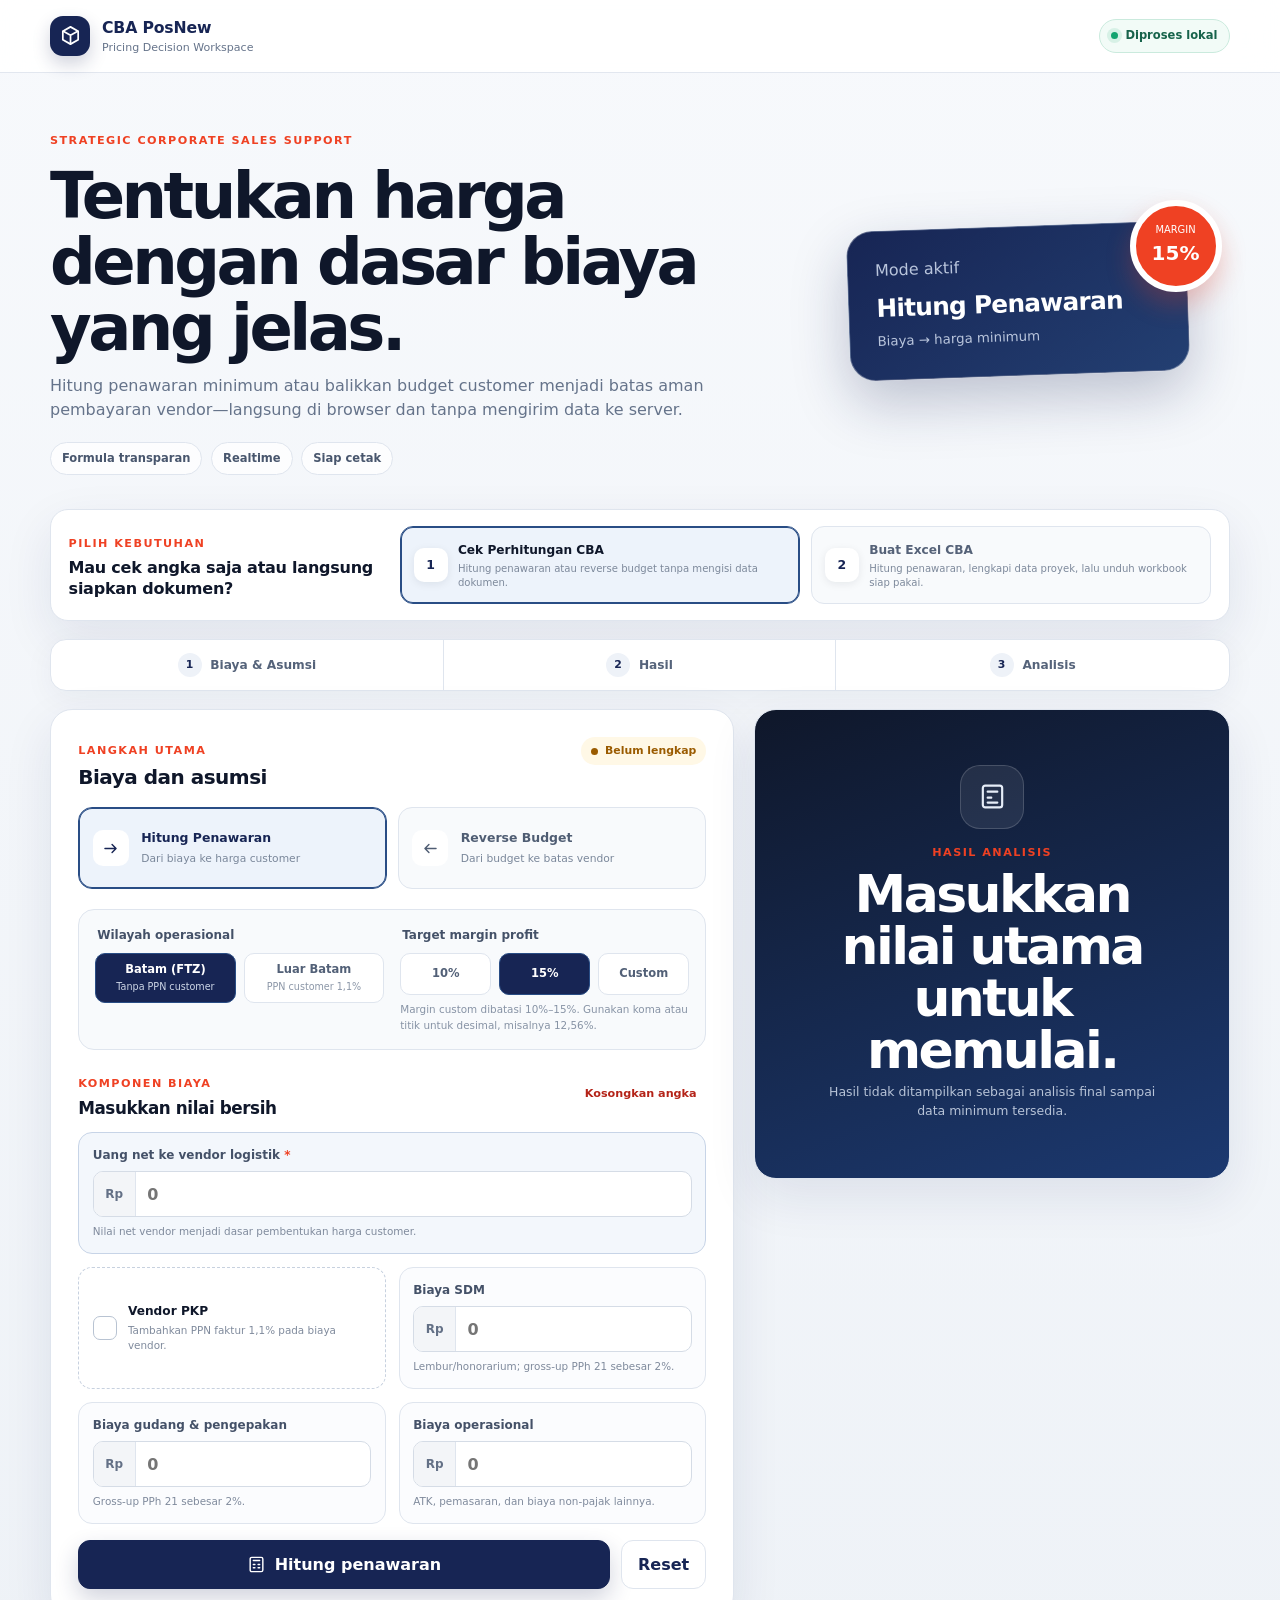
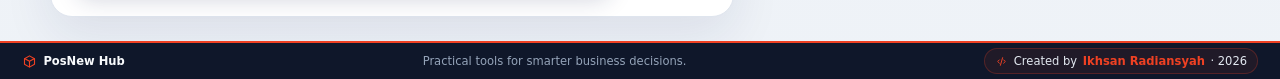
<file: index.html>
<!doctype html>
<html lang="id">
<head>
  <meta charset="utf-8">
  <meta name="viewport" content="width=device-width, initial-scale=1, viewport-fit=cover">
  <meta name="theme-color" content="#172554">
  <meta name="description" content="Hitung penawaran minimum dan reverse budget layanan logistik dengan rincian biaya, margin, pajak, overhead, dan cost of fund secara transparan.">
  <meta name="robots" content="index,follow">
  <link rel="canonical" href="https://cba.posnew.com/">
  <meta property="og:type" content="website">
  <meta property="og:title" content="CBA PosNew – Pricing Calculator">
  <meta property="og:description" content="Kalkulator pricing dua arah untuk menghitung penawaran minimum dan batas maksimal pembayaran vendor.">
  <meta property="og:url" content="https://cba.posnew.com/">
  <meta property="og:image" content="https://cba.posnew.com/favicon-calculatorcba.png">
  <meta name="twitter:card" content="summary">
  <meta name="twitter:title" content="CBA PosNew – Pricing Calculator">
  <meta name="twitter:description" content="Pricing calculator layanan logistik berbasis browser.">
  <title>CBA PosNew – Pricing Calculator</title>
  <link rel="icon" href="favicon-calculatorcba.png" type="image/png">
  <link rel="apple-touch-icon" href="favicon-calculatorcba.png">
  <link rel="manifest" href="site.webmanifest">
  <link rel="stylesheet" href="assets/css/app.css?v=20260918-5">
  <script type="application/ld+json">
  {
    "@context":"https://schema.org",
    "@type":"SoftwareApplication",
    "name":"CBA PosNew Pricing Calculator",
    "applicationCategory":"BusinessApplication",
    "operatingSystem":"Web",
    "url":"https://cba.posnew.com/",
    "description":"Kalkulator pricing dua arah untuk penawaran minimum dan reverse budget layanan logistik.",
    "offers":{"@type":"Offer","price":"0","priceCurrency":"IDR"}
  }
  </script>
</head>
<body>
  <a class="skip-link" href="#workspace">Lewati ke kalkulator</a>

  <header class="app-header">
    <div class="header-inner">
      <a class="brand" href="https://posnew.com/" aria-label="Buka PosNew Hub">
        <span class="brand-mark" aria-hidden="true">
          <svg viewBox="0 0 24 24"><path d="M4 7.5 12 3l8 4.5v9L12 21l-8-4.5v-9Z"/><path d="m4.5 7.5 7.5 4.2 7.5-4.2M12 12v8.2"/></svg>
        </span>
        <span><strong>CBA PosNew</strong><small>Pricing Decision Workspace</small></span>
      </a>
      <div class="header-actions">
        <span class="privacy-pill"><span class="status-dot"></span>Diproses lokal</span>
      </div>
    </div>
  </header>

  <main>
    <section class="hero" aria-labelledby="pageTitle">
      <div class="hero-copy">
        <span class="eyebrow">Strategic Corporate Sales Support</span>
        <h1 id="pageTitle">Tentukan harga dengan dasar biaya yang jelas.</h1>
        <p>Hitung penawaran minimum atau balikkan budget customer menjadi batas aman pembayaran vendor—langsung di browser dan tanpa mengirim data ke server.</p>
        <div class="hero-badges" aria-label="Keunggulan aplikasi">
          <span>Formula transparan</span><span>Realtime</span><span>Siap cetak</span>
        </div>
      </div>
      <div class="hero-summary" aria-label="Ringkasan formula">
        <div class="summary-orbit"><span>Margin</span><strong id="heroMargin">15%</strong></div>
        <div class="hero-card">
          <span>Mode aktif</span>
          <strong id="heroMode">Hitung Penawaran</strong>
          <small id="heroModeHint">Biaya → harga minimum</small>
        </div>
      </div>
    </section>

    <section class="workflow-picker" aria-labelledby="workflowTitle">
      <div class="workflow-heading">
        <span class="section-kicker">Pilih kebutuhan</span>
        <h2 id="workflowTitle">Mau cek angka saja atau langsung siapkan dokumen?</h2>
      </div>
      <div class="workflow-options" role="tablist" aria-label="Pilihan alur kerja">
        <button id="workflowCalculate" class="workflow-card active" type="button" role="tab" aria-selected="true" data-workflow="calculate">
          <span class="workflow-number">1</span>
          <span><strong>Cek Perhitungan CBA</strong><small>Hitung penawaran atau reverse budget tanpa mengisi data dokumen.</small></span>
        </button>
        <button id="workflowExcel" class="workflow-card" type="button" role="tab" aria-selected="false" data-workflow="excel">
          <span class="workflow-number">2</span>
          <span><strong>Buat Excel CBA</strong><small>Hitung penawaran, lengkapi data proyek, lalu unduh workbook siap pakai.</small></span>
        </button>
      </div>
    </section>

    <nav class="step-nav" aria-label="Navigasi bagian">
      <a href="#inputs"><span>1</span>Biaya & Asumsi</a>
      <a href="#resultsPanel"><span>2</span>Hasil</a>
      <a id="excelNavLink" href="#excelDetails" hidden><span>3</span>Data Excel</a>
      <a href="#analysis"><span id="analysisStepNumber">3</span>Analisis</a>
    </nav>

    <section id="workspace" class="workspace" aria-label="Workspace kalkulator">
      <div class="input-column">
        <section id="inputs" class="panel">
          <div class="panel-heading">
            <div><span class="section-kicker">Langkah utama</span><h2>Biaya dan asumsi</h2></div>
            <span id="calcStatus" class="calc-status incomplete"><span></span>Belum lengkap</span>
          </div>

          <div class="mode-switch" role="tablist" aria-label="Mode kalkulasi">
            <button id="tabMaju" class="mode-button active" type="button" role="tab" aria-selected="true" data-mode="maju">
              <span class="mode-icon"><svg viewBox="0 0 24 24"><path d="M5 12h14M14 7l5 5-5 5"/></svg></span>
              <span><strong>Hitung Penawaran</strong><small>Dari biaya ke harga customer</small></span>
            </button>
            <button id="tabMundur" class="mode-button" type="button" role="tab" aria-selected="false" data-mode="mundur">
              <span class="mode-icon"><svg viewBox="0 0 24 24"><path d="M19 12H5M10 7l-5 5 5 5"/></svg></span>
              <span><strong>Reverse Budget</strong><small>Dari budget ke batas vendor</small></span>
            </button>
          </div>
          <p id="excelModeNote" class="excel-mode-note" hidden>Workbook CBA menggunakan alur <strong>Hitung Penawaran</strong>. Reverse Budget tetap tersedia pada menu cek perhitungan.</p>

          <div class="assumption-grid">
            <fieldset class="choice-group">
              <legend>Wilayah operasional</legend>
              <div class="segmented">
                <label><input type="radio" name="area" value="ftz" checked><span>Batam (FTZ)<small>Tanpa PPN customer</small></span></label>
                <label><input type="radio" name="area" value="nonftz"><span>Luar Batam<small>PPN customer 1,1%</small></span></label>
              </div>
            </fieldset>
            <fieldset class="choice-group">
              <legend>Target margin profit</legend>
              <div class="margin-options">
                <label><input type="radio" name="margin" value="0.10"><span>10%</span></label>
                <label><input type="radio" name="margin" value="0.15" checked><span>15%</span></label>
                <label><input type="radio" name="margin" value="custom"><span>Custom</span></label>
              </div>
              <div id="customMarginWrap" class="custom-margin" hidden><input id="customMargin" type="text" value="12,5" inputmode="decimal" autocomplete="off" aria-label="Margin custom" aria-describedby="customMarginHelp"><span>%</span></div>
              <div id="customMarginSliderWrap" class="margin-slider" hidden>
                <label for="customMarginSlider">Geser margin <output id="customMarginValue" for="customMarginSlider">12,5%</output></label>
                <input id="customMarginSlider" type="range" min="10" max="15" step="0.01" value="12.5">
              </div>
              <small id="customMarginHelp" class="helper">Margin custom dibatasi 10%–15%. Gunakan koma atau titik untuk desimal, misalnya 12,56%.</small>
            </fieldset>
          </div>

          <div class="cost-section">
            <div class="section-row"><div><span class="section-kicker">Komponen biaya</span><h3>Masukkan nilai bersih</h3></div><button id="clearValuesBtn" class="text-button danger" type="button">Kosongkan angka</button></div>

            <div class="cost-grid">
              <label class="money-field featured">
                <span id="mainInputLabel">Uang net ke vendor logistik <b>*</b></span>
                <span class="money-input"><span>Rp</span><input id="netVendor" type="text" inputmode="numeric" autocomplete="off" placeholder="0" aria-describedby="mainInputHelp mainInputError"></span>
                <small id="mainInputHelp">Nilai utama yang menjadi dasar kalkulasi.</small>
                <small id="mainInputError" class="field-error" hidden>Nilai utama wajib lebih dari Rp0.</small>
              </label>

              <label class="check-card">
                <input id="pkp" type="checkbox">
                <span class="check-ui" aria-hidden="true"><svg viewBox="0 0 24 24"><path d="m6 12 4 4 8-8"/></svg></span>
                <span><strong>Vendor PKP</strong><small>Tambahkan PPN faktur 1,1% pada biaya vendor.</small></span>
              </label>

              <label class="money-field">
                <span>Biaya SDM</span>
                <span class="money-input"><span>Rp</span><input id="netSDM" type="text" inputmode="numeric" autocomplete="off" placeholder="0"></span>
                <small>Lembur/honorarium; gross-up PPh 21 sebesar 2%.</small>
              </label>

              <label class="money-field">
                <span>Biaya gudang & pengepakan</span>
                <span class="money-input"><span>Rp</span><input id="netGudang" type="text" inputmode="numeric" autocomplete="off" placeholder="0"></span>
                <small>Gross-up PPh 21 sebesar 2%.</small>
              </label>

              <label class="money-field">
                <span>Biaya operasional</span>
                <span class="money-input"><span>Rp</span><input id="netOps" type="text" inputmode="numeric" autocomplete="off" placeholder="0"></span>
                <small>ATK, pemasaran, dan biaya non-pajak lainnya.</small>
              </label>
            </div>
          </div>

          <div class="primary-actions">
            <button id="calculateBtn" class="primary-button" type="button"><svg viewBox="0 0 24 24"><path d="M4 19V5a2 2 0 0 1 2-2h12a2 2 0 0 1 2 2v14a2 2 0 0 1-2 2H6a2 2 0 0 1-2-2Z"/><path d="M8 7h8M8 12h2M14 12h2M8 16h2M14 16h2"/></svg><span>Hitung penawaran</span></button>
            <button id="resetBtn" class="secondary-button" type="button">Reset</button>
          </div>
        </section>

        <section id="excelDetails" class="panel excel-details" hidden>
          <div class="panel-heading">
            <div><span class="section-kicker">Data workbook</span><h2>Lengkapi dokumen CBA</h2></div>
            <span id="excelCompletion" class="calc-status incomplete"><span></span>0% lengkap</span>
          </div>
          <p class="panel-intro excel-intro">Data berikut dipakai untuk mengisi sheet CBA2, Rekap CBA 1, RBL, RBL 2, dan SOW Shadow. Sheet Packing List tidak akan dibuat.</p>

          <div id="excelIntegrationNotice" class="excel-integration-notice" hidden>
            <div class="integration-notice-icon" aria-hidden="true">
              <svg viewBox="0 0 24 24"><path d="M22 11.08V12a10 10 0 1 1-5.93-9.14"/><path d="M22 4L12 14.01l-3-3"/></svg>
            </div>
            <div class="integration-notice-body">
              <div class="integration-notice-header">
                <strong>Data Biaya & Asumsi Terintegrasi</strong>
                <button id="editCalculationBtn" class="text-button" type="button">Ubah nilai biaya</button>
              </div>
              <div class="integration-notice-chips">
                <span class="integration-chip">Penawaran: <strong id="integratedOffer">Rp0</strong></span>
                <span class="integration-chip">Target Margin: <strong id="integratedMargin">0%</strong></span>
                <span class="integration-chip">Biaya Langsung: <strong id="integratedDirect">Rp0</strong></span>
              </div>
              <small id="integratedSourceNote" class="integration-notice-note">Nilai dari cek perhitungan otomatis sinkron dengan sheet CBA2 dan Rekap CBA 1.</small>
            </div>
          </div>

          <fieldset class="excel-fieldset">
            <legend>Identitas proyek</legend>
            <div class="field-grid two">
              <label class="field"><span>ID proyek <b>*</b></span><input id="projectId" type="text" maxlength="40" placeholder="Contoh: CB2940026023" data-excel-required></label>
              <label class="field"><span>Nama proyek <b>*</b></span><input id="projectName" type="text" maxlength="100" placeholder="Contoh: Pengiriman Barang Pindah Tangerang" data-excel-required></label>
              <label class="field"><span>Nama pelanggan <b>*</b></span><input id="customerName" type="text" maxlength="100" placeholder="Nama perusahaan / pelanggan" data-excel-required></label>
              <label class="field"><span>Jenis kiriman / komoditi <b>*</b></span><input id="commodity" type="text" maxlength="100" value="Barang Pindah" data-excel-required></label>
              <label class="field"><span>Jenis layanan <b>*</b></span><input id="serviceType" type="text" maxlength="80" value="FREIGHT FORWARDING" data-excel-required></label>
              <label class="field"><span>Alat transportasi <b>*</b></span><input id="transportMode" type="text" maxlength="60" value="Darat" data-excel-required></label>
              <label class="field"><span>Termin pembayaran <b>*</b></span><input id="paymentTerm" type="text" maxlength="100" value="Per SPK 30 Hari" data-excel-required></label>
              <label class="field"><span>Tanggal mulai <b>*</b></span><input id="startDate" type="date" data-excel-required></label>
              <label class="field"><span>Tanggal selesai <b>*</b></span><input id="endDate" type="date" data-excel-required></label>
              <label class="field"><span>Berat total (kg) <b>*</b></span><input id="shipmentWeight" type="number" min="0.01" step="0.01" inputmode="decimal" placeholder="0" data-excel-required></label>
              <label class="field"><span>Jumlah koli <b>*</b></span><input id="packageCount" type="number" min="1" step="1" inputmode="numeric" placeholder="0" data-excel-required></label>
            </div>
          </fieldset>

          <fieldset class="excel-fieldset">
            <legend>Rute dan PIC</legend>
            <div class="field-grid two">
              <label class="field"><span>Kota asal <b>*</b></span><input id="originCity" type="text" maxlength="80" value="Batam" data-excel-required></label>
              <label class="field"><span>Kota tujuan <b>*</b></span><input id="destinationCity" type="text" maxlength="80" placeholder="Contoh: Tangerang" data-excel-required></label>
              <label class="field span-two"><span>Alamat penjemputan <b>*</b></span><textarea id="originAddress" rows="2" maxlength="300" placeholder="Alamat lengkap origin" data-excel-required></textarea></label>
              <label class="field span-two"><span>Alamat tujuan <b>*</b></span><textarea id="destinationAddress" rows="2" maxlength="300" placeholder="Alamat lengkap destination" data-excel-required></textarea></label>
              <label class="field"><span>Nama PIC pelanggan <b>*</b></span><input id="customerPic" type="text" maxlength="80" placeholder="Nama PIC" data-excel-required></label>
              <label class="field"><span>No. telepon / HP <b>*</b></span><input id="customerPhone" type="tel" maxlength="40" placeholder="08..." data-excel-required></label>
              <label class="field"><span>Email <em>opsional</em></span><input id="customerEmail" type="email" maxlength="120" placeholder="nama@perusahaan.com"></label>
              <label class="field"><span>PIC internal / jabatan / CP <b>*</b></span><input id="internalPic" type="text" maxlength="120" value="RIKY JULIADI / AM PENJUALAN" data-excel-required></label>
              <label class="field span-two"><span>Alamat pelanggan <b>*</b></span><textarea id="customerAddress" rows="2" maxlength="300" placeholder="Alamat pelanggan" data-excel-required></textarea></label>
            </div>
          </fieldset>

          <fieldset class="excel-fieldset">
            <legend>Operasional dan vendor</legend>
            <div class="field-grid two">
              <label class="field"><span>Lokasi proyek <b>*</b></span><input id="projectLocation" type="text" maxlength="100" placeholder="Contoh: BATAM - TANGERANG" data-excel-required></label>
              <label class="field"><span>Pola operasi <b>*</b></span><input id="operationPattern" type="text" maxlength="80" value="Door to Door" data-excel-required></label>
              <label class="field"><span>Jenis kendaraan <b>*</b></span><input id="vehicleType" type="text" maxlength="60" value="CDD" data-excel-required></label>
              <label class="field"><span>Estimasi perjalanan <b>*</b></span><input id="estimatedTrip" type="text" maxlength="60" value="14 Hari" data-excel-required></label>
              <label class="field"><span>Jenis kargo <b>*</b></span><input id="cargoType" type="text" maxlength="100" value="General Cargo" data-excel-required></label>
              <label class="field"><span>Bentuk kiriman <b>*</b></span><input id="shipmentForm" type="text" maxlength="100" value="Kiriman Barang Pindahan" data-excel-required></label>
              <label class="field"><span>Tujuan proyek <b>*</b></span><input id="projectPurpose" type="text" maxlength="100" value="Barang Pindahan" data-excel-required></label>
              <label class="field"><span>Dimensi per koli <em>opsional</em></span><input id="packageDimensions" type="text" maxlength="80" placeholder="Contoh: P60 × L50 × T50 cm"></label>
              <fieldset class="choice-group vendor-choice span-two">
                <legend>Pilih vendor</legend>
                <div class="segmented">
                  <label><input type="radio" name="vendorChoice" value="emy" checked><span>CV Emy Rizky Jaya<small>Data legalitas terisi otomatis</small></span></label>
                  <label><input type="radio" name="vendorChoice" value="other"><span>Vendor lain<small>Isi nama, NIB, dan NPWP</small></span></label>
                </div>
              </fieldset>
              <label class="field"><span>Nama vendor <b>*</b></span><input id="vendorName" type="text" maxlength="100" value="CV EMY RIZKY JAYA" readonly data-excel-required></label>
              <label class="field"><span>NIB vendor <b>*</b></span><input id="vendorNib" type="text" maxlength="40" value="9120401921208" readonly></label>
              <label class="field"><span>NPWP vendor <b>*</b></span><input id="vendorNpwp" type="text" maxlength="40" value="92.813.868.4-215.000" readonly></label>
              <label class="field"><span>Frekuensi pelaksanaan <b>*</b></span><input id="executionFrequency" type="text" maxlength="80" value="Sekali dalam Masa Proyek" data-excel-required></label>
              <div class="field span-two">
                <div class="field-label-row">
                  <span>Penjelasan pola operasi <b>*</b></span>
                  <button id="resetNarrativeBtn" class="text-button" type="button">
                    <svg viewBox="0 0 24 24" aria-hidden="true"><path d="M4 4v5h.582m15.356 2A8.001 8.001 0 0 0 4.582 9m0 0H9m11 11v-5h-.581m0 0a8.003 8.003 0 0 1-15.357-2m15.357 2H15"/></svg>
                    Perbarui Narasi Otomatis
                  </button>
                </div>
                <textarea id="operationDescription" rows="7" maxlength="4000" placeholder="Jelaskan alur pickup, proses, perjalanan, dan serah terima." data-excel-required>Operasional pengiriman barang pindah Bapak Lukmanur ini dijalankan dengan skema Door-to-Door menggunakan moda transportasi darat dan penyeberangan (RoRo) dengan sistem multi-drop. Tahap awal dimulai dengan penjemputan (pickup) seluruh muatan di Rumah Bapak Lukmanur di Sukajadi Batam. Barang kemudian dimobilisasi menuju Kantor Pos Batam untuk melalui proses standarisasi keamanan, meliputi pembuatan packing bubble wrap dan wrapping plastic, wrapping menyeluruh, serta validasi final terhadap Packing List untuk memastikan kesesuaian data.

Fase krusial selanjutnya adalah penyelesaian administrasi kepabeanan (PPFTZ01) sesuai regulasi Free Trade Zone. Proses dimulai dengan input data manifest melalui sistem Ion Beta, yang dilanjutkan dengan sesi wawancara pemilik barang di Kantor Bea Cukai Batu Ampar. Setelah itu, dilakukan pemeriksaan fisik barang secara mendetail di Tempat Penimbunan Sementara (TPS) Pos Batam. Apabila hasil pemeriksaan fisik dan dokumen dinyatakan sesuai dalam Berita Acara, Bea Cukai akan menerbitkan Surat Persetujuan Pengeluaran Barang (SPPB). Sebagai langkah pengamanan terakhir di Batam, truk akan disegel (seal) dan ditempel stiker pengaman resmi oleh petugas Bea Cukai sebelum meninggalkan area TPS.

Pada tahap mobilisasi, armada bergerak menuju Pelabuhan Punggur. Di lokasi ini, segel dan stiker pengaman akan dilepas oleh petugas Bea Cukai setempat sebagai prosedur standar sebelum truk menyeberang menuju Pelabuhan Tanjung Buton. Perjalanan darat kemudian dilanjutkan menuju Tangerang. Setibanya di Tangerang, kiriman dilakukan pengantaran dan bongkar kiriman di rumah Bapak Lukmanur Jl. Merak Raya No 173 RT 02 RW 012 Kel. Cibodasari Kecamatan Cibodas, Perumnas 1, Kota Tangerang. 15138</textarea>
                <small class="helper">Narasi standar terisi otomatis dan sinkron dengan nama pelanggan, alamat jemput, dan alamat tujuan.</small>
              </div>

              <div class="field span-two diagram-section">
                <div class="diagram-header">
                  <div>
                    <span class="diagram-title">Gambar Pola Operasi (Sheet SOW Shadow)</span>
                    <small class="helper">Diagram alur operasional otomatis dibuat dan disematkan langsung ke sheet SOW Shadow di file Excel.</small>
                  </div>
                  <div class="diagram-header-actions">
                    <button id="regenerateDiagramBtn" class="text-button" type="button">
                      <svg viewBox="0 0 24 24" aria-hidden="true"><path d="M4 4v5h.582m15.356 2A8.001 8.001 0 0 0 4.582 9m0 0H9m11 11v-5h-.581m0 0a8.003 8.003 0 0 1-15.357-2m15.357 2H15"/></svg>
                      Perbarui Diagram
                    </button>
                    <button id="downloadDiagramBtn" class="text-button" type="button">
                      <svg viewBox="0 0 24 24" aria-hidden="true"><path d="M12 3v12M7 10l5 5 5-5M5 21h14"/></svg>
                      Unduh PNG
                    </button>
                  </div>
                </div>
                <div class="diagram-preview-container">
                  <div class="diagram-img-wrap">
                    <img id="diagramPreviewImg" alt="Preview Diagram Pola Operasi SOW Shadow" class="diagram-preview-img">
                  </div>
                  <div class="diagram-footer-bar">
                    <span id="diagramStatus" class="diagram-status"><span class="status-dot"></span>Otomatis sinkron dengan rute & identitas proyek</span>
                    <div class="diagram-upload-wrap">
                      <label class="upload-btn-label">
                        <input id="customDiagramInput" type="file" accept="image/png,image/jpeg" hidden>
                        <span>Ganti gambar sendiri (opsional)</span>
                      </label>
                      <button id="resetDiagramBtn" class="text-button" type="button" hidden>Gunakan Diagram Otomatis</button>
                    </div>
                  </div>
                </div>
              </div>
            </div>
          </fieldset>

          <div id="excelValidationSummary" class="excel-validation" role="status">Lengkapi data bertanda * dan jalankan perhitungan untuk membuat workbook.</div>
          <button id="downloadExcelBtn" class="primary-button excel-download" type="button">
            <svg viewBox="0 0 24 24" aria-hidden="true"><path d="M12 3v12M7 10l5 5 5-5M5 21h14"/></svg>
            <span>Buat file Excel CBA</span>
          </button>
        </section>
      </div>

      <aside id="resultsPanel" class="result-column" aria-label="Hasil kalkulasi">
        <section class="result-shell" aria-live="polite">
          <div id="emptyResult" class="empty-result">
            <div class="empty-icon"><svg viewBox="0 0 24 24"><path d="M4 19V5a2 2 0 0 1 2-2h12a2 2 0 0 1 2 2v14a2 2 0 0 1-2 2H6a2 2 0 0 1-2-2Z"/><path d="M8 8h8M8 13h3M8 17h8"/></svg></div>
            <span class="section-kicker">Hasil analisis</span>
            <h2>Masukkan nilai utama untuk memulai.</h2>
            <p>Hasil tidak ditampilkan sebagai analisis final sampai data minimum tersedia.</p>
          </div>

          <div id="resultContent" hidden>
            <div id="printMeta" class="print-meta"></div>
            <div class="result-topline"><span id="resultStatus" class="result-status ready">Siap ditawarkan</span><span id="lastUpdated"></span></div>
            <span id="resultEyebrow" class="section-kicker light">Rekomendasi penawaran minimum</span>
            <h2 id="finalValue">Rp0</h2>
            <p id="resultExplanation" class="result-explanation"></p>

            <div class="kpi-grid">
              <article><span>Profit target</span><strong id="profitValue">Rp0</strong><small id="profitRate">10,0%</small></article>
              <article><span>Total biaya dasar</span><strong id="baseCostValue">Rp0</strong><small>Langsung + OH + COF</small></article>
              <article><span>Biaya langsung</span><strong id="directCostValue">Rp0</strong><small>Sebelum OH & COF</small></article>
              <article><span>PPN customer</span><strong id="customerTaxValue">Rp0</strong><small id="customerTaxHint">FTZ</small></article>
            </div>

            <div id="transferToExcelCard" class="integration-card" hidden>
              <div class="integration-badge">
                <svg viewBox="0 0 24 24" aria-hidden="true"><path d="M20 6L9 17l-5-5"/></svg>
                <span id="transferBadgeText">Perhitungan cocok?</span>
              </div>
              <p id="transferCardText" class="integration-text">Gunakan hasil kalkulasi ini untuk membuat dokumen workbook Excel CBA tanpa perlu input ulang.</p>
              <button id="proceedToExcelBtn" class="integration-btn" type="button">
                <span id="transferBtnText">Lanjut Buat Excel CBA</span>
                <svg viewBox="0 0 24 24" aria-hidden="true"><path d="M5 12h14M12 5l7 7-7 7"/></svg>
              </button>
            </div>

            <div class="result-actions">
              <button id="copyBtn" type="button"><svg viewBox="0 0 24 24"><rect x="8" y="8" width="12" height="12" rx="2"/><path d="M16 8V6a2 2 0 0 0-2-2H6a2 2 0 0 0-2 2v8a2 2 0 0 0 2 2h2"/></svg>Salin</button>
              <button id="exportBtn" type="button" title="Bawa hasil perhitungan ke Buat Excel CBA"><svg viewBox="0 0 24 24"><path d="M12 3v12M7 10l5 5 5-5M5 21h14"/></svg><span id="exportBtnLabel">Ke Excel CBA</span></button>
              <button id="printBtn" type="button"><svg viewBox="0 0 24 24"><path d="M7 8V3h10v5M7 17H5a2 2 0 0 1-2-2v-4a3 3 0 0 1 3-3h12a3 3 0 0 1 3 3v4a2 2 0 0 1-2 2h-2"/><path d="M7 14h10v7H7z"/></svg>Cetak</button>
            </div>
          </div>
        </section>
      </aside>
    </section>

    <section id="analysis" class="analysis-shell" hidden>
      <div class="analysis-heading"><div><span class="section-kicker">Transparansi hasil</span><h2>Rincian dan analisis</h2></div><p>Seluruh angka berasal dari input aktif dan formula aplikasi.</p></div>

      <div class="analysis-grid">
        <section class="panel breakdown-panel">
          <div class="panel-heading"><div><span class="section-kicker">Breakdown</span><h3>Komponen perhitungan</h3></div></div>
          <div class="breakdown-list">
            <div><span>Bruto vendor <small id="vendorTaxNote">PPh 2%</small></span><strong id="brutoVendor">Rp0</strong></div>
            <div><span>Bruto SDM <small>PPh 21 2%</small></span><strong id="brutoSDM">Rp0</strong></div>
            <div><span>Bruto gudang <small>PPh 21 2%</small></span><strong id="brutoGudang">Rp0</strong></div>
            <div><span>Operasional <small>non-pajak</small></span><strong id="opsValue">Rp0</strong></div>
            <div class="subtotal"><span>Total biaya langsung</span><strong id="totalDirect">Rp0</strong></div>
            <div><span>Overhead <small>1%</small></span><strong id="overheadValue">Rp0</strong></div>
            <div><span>Cost of fund <small>30/365 × 8%</small></span><strong id="cofValue">Rp0</strong></div>
            <div><span>PPN customer <small>1,1% bila non-FTZ</small></span><strong id="ppnCustomerValue">Rp0</strong></div>
            <div class="grand-total"><span id="breakdownTotalLabel">Total biaya dasar</span><strong id="breakdownTotalValue">Rp0</strong></div>
          </div>
        </section>

        <section class="panel chart-panel">
          <div class="panel-heading"><div><span class="section-kicker">Visualisasi</span><h3>Komposisi nilai</h3></div></div>
          <div id="chart" class="bar-chart" role="img" aria-label="Grafik komposisi nilai kalkulasi"></div>
          <div id="chartLegend" class="chart-legend"></div>
        </section>

        <section class="panel formula-panel">
          <div class="panel-heading"><div><span class="section-kicker">Cara perhitungan</span><h3>Formula aktif</h3></div></div>
          <div id="formulaSteps" class="formula-steps"></div>
          <p class="rounding-note">Nilai internal dihitung dengan presisi penuh; tampilan Rupiah dibulatkan ke rupiah terdekat.</p>
        </section>

        <section class="panel sensitivity-panel">
          <div class="panel-heading"><div><span class="section-kicker">Sensitivitas</span><h3>Dampak perubahan margin</h3></div></div>
          <p class="panel-intro">Perbandingan menggunakan input yang sama tanpa mengubah perhitungan aktif.</p>
          <div class="table-wrap"><table><thead><tr><th>Margin</th><th id="sensitivityOutputHeading">Penawaran</th><th>Profit</th><th>Status</th></tr></thead><tbody id="sensitivityBody"></tbody></table></div>
        </section>
      </div>

      <aside class="disclaimer"><svg viewBox="0 0 24 24" aria-hidden="true"><circle cx="12" cy="12" r="9"/><path d="M12 11v5M12 8h.01"/></svg><p><strong>Catatan penggunaan.</strong> Hasil kalkulasi merupakan alat bantu pricing berdasarkan data dan asumsi yang dimasukkan pengguna. Hasil tidak menggantikan kajian keuangan, pajak, hukum, atau keputusan manajemen resmi.</p></aside>
    </section>
  </main>

  <div id="toast" class="toast" role="status" aria-live="polite" hidden></div>

  <footer class="dashboard-footer">
    <a class="footer-brand" href="https://posnew.com/">
      <svg viewBox="0 0 24 24" aria-hidden="true"><path d="M4 7.5 12 3l8 4.5v9L12 21l-8-4.5v-9Z"/><path d="m4.5 7.5 7.5 4.2 7.5-4.2M12 12v8.2"/></svg>
      PosNew Hub
    </a>
    <p class="footer-desc">Practical tools for smarter business decisions.</p>
    <a class="footer-creator-badge" href="https://posnew.com/about-me.html">
      <svg viewBox="0 0 24 24" aria-hidden="true"><path d="m8 9-3 3 3 3M16 9l3 3-3 3M14 5l-4 14"/></svg>
      Created by <strong>Ikhsan Radiansyah</strong> · 2026
    </a>
  </footer>

  <noscript><div class="noscript">JavaScript harus diaktifkan untuk menggunakan kalkulator ini.</div></noscript>
  <script src="assets/js/xlsx-export.js?v=20260918-5" defer></script>
  <script src="assets/js/app.js?v=20260918-5" defer></script>
</body>
</html>
</file>
<file: assets/css/app.css>
:root {
  --navy-950:#0f172a; --navy-900:#172554; --navy-800:#1e3a6d; --navy-700:#294d85;
  --orange:#ef4123; --orange-dark:#cf3217; --orange-soft:#fff1ed;
  --ink:#152033; --muted:#65738a; --line:#dfe5ee; --soft:#f5f7fb; --white:#fff;
  --success:#087f5b; --success-bg:#ecfdf5; --warning:#9a5b00; --warning-bg:#fff8e6; --danger:#b42318; --danger-bg:#fff2f0;
  --shadow:0 18px 50px rgba(23,37,84,.09); --radius:22px;
}
*{box-sizing:border-box}[hidden]{display:none!important}html{scroll-behavior:smooth}body{margin:0;min-width:320px;min-height:100vh;display:flex;flex-direction:column;background:linear-gradient(180deg,#f7f9fc 0,#eef2f7 100%);color:var(--ink);font-family:Inter,ui-sans-serif,system-ui,-apple-system,BlinkMacSystemFont,"Segoe UI",sans-serif;line-height:1.5;overflow-x:clip}button,input,textarea{font:inherit}button,a{touch-action:manipulation}svg{fill:none;stroke:currentColor;stroke-width:1.8;stroke-linecap:round;stroke-linejoin:round}.skip-link{position:fixed;left:1rem;top:-100px;z-index:1000;padding:.7rem 1rem;border-radius:10px;background:var(--navy-950);color:#fff}.skip-link:focus{top:1rem}.app-header{position:sticky;top:0;z-index:40;border-bottom:1px solid rgba(223,229,238,.9);background:rgba(255,255,255,.9);backdrop-filter:blur(14px)}.header-inner{width:min(1180px,calc(100% - 32px));height:72px;margin:auto;display:flex;align-items:center;justify-content:space-between;gap:1rem}.brand{display:inline-flex;align-items:center;gap:.75rem;color:var(--navy-900);text-decoration:none}.brand-mark{width:40px;height:40px;display:grid;place-items:center;border-radius:13px;background:var(--navy-900);color:#fff;box-shadow:0 8px 18px rgba(23,37,84,.2)}.brand-mark svg{width:23px}.brand strong,.brand small{display:block}.brand strong{font-size:.98rem;letter-spacing:-.01em}.brand small{margin-top:.05rem;color:var(--muted);font-size:.69rem}.header-actions{display:flex;align-items:center;gap:.65rem}.privacy-pill{display:inline-flex;align-items:center;gap:.45rem;padding:.45rem .72rem;border:1px solid #caeadd;border-radius:999px;background:#f2fbf7;color:#17634b;font-size:.72rem;font-weight:700}.status-dot{width:7px;height:7px;border-radius:50%;background:#12a36f;box-shadow:0 0 0 4px rgba(18,163,111,.12)}.icon-button{position:relative;width:42px;height:42px;display:grid;place-items:center;border:1px solid var(--line);border-radius:12px;background:#fff;color:var(--navy-900);cursor:pointer}.icon-button:hover{border-color:var(--navy-700);background:var(--soft)}.icon-button svg{width:20px}.counter{position:absolute;right:-4px;top:-4px;min-width:18px;height:18px;padding:0 4px;display:grid;place-items:center;border:2px solid #fff;border-radius:999px;background:var(--orange);color:#fff;font-size:.62rem;font-weight:800}
main{flex:1}.hero{width:min(1180px,calc(100% - 32px));margin:0 auto;padding:54px 0 34px;display:grid;grid-template-columns:minmax(0,1.25fr) minmax(310px,.75fr);align-items:center;gap:3rem}.eyebrow,.section-kicker{display:inline-block;color:var(--orange);font-size:.7rem;font-weight:800;letter-spacing:.13em;text-transform:uppercase}.hero h1{max-width:720px;margin:.8rem 0 .8rem;color:var(--navy-950);font-size:clamp(2rem,5vw,4.2rem);line-height:1.03;letter-spacing:-.055em}.hero-copy>p{max-width:680px;margin:0;color:var(--muted);font-size:1rem}.hero-badges{display:flex;flex-wrap:wrap;gap:.55rem;margin-top:1.25rem}.hero-badges span{padding:.42rem .68rem;border:1px solid var(--line);border-radius:999px;background:rgba(255,255,255,.78);color:#48566d;font-size:.72rem;font-weight:700}.hero-summary{position:relative;min-height:220px;display:grid;place-items:center}.hero-card{width:min(100%,340px);padding:1.7rem;border:1px solid rgba(255,255,255,.3);border-radius:26px;background:linear-gradient(145deg,var(--navy-900),#233f72);color:#fff;box-shadow:0 22px 55px rgba(23,37,84,.25);transform:rotate(-2deg)}.hero-card span,.hero-card small{display:block;color:#b9c5dc}.hero-card strong{display:block;margin:.45rem 0 .3rem;font-size:1.55rem;letter-spacing:-.03em}.summary-orbit{position:absolute;right:2%;top:4%;z-index:2;width:92px;height:92px;display:grid;place-items:center;align-content:center;border:6px solid #fff;border-radius:50%;background:var(--orange);color:#fff;box-shadow:0 13px 25px rgba(239,65,35,.25)}.summary-orbit span{font-size:.62rem;text-transform:uppercase}.summary-orbit strong{font-size:1.25rem}.step-nav{width:min(1180px,calc(100% - 32px));margin:0 auto 18px;display:grid;grid-template-columns:repeat(4,1fr);overflow:hidden;border:1px solid var(--line);border-radius:16px;background:#fff;box-shadow:0 8px 30px rgba(23,37,84,.05)}.step-nav a{padding:.8rem 1rem;display:flex;align-items:center;justify-content:center;gap:.55rem;border-right:1px solid var(--line);color:#55637a;text-decoration:none;font-size:.76rem;font-weight:750}.step-nav a:last-child{border-right:0}.step-nav a:hover{background:var(--soft);color:var(--navy-900)}.step-nav span{width:24px;height:24px;display:grid;place-items:center;border-radius:50%;background:#eef2f8;color:var(--navy-900);font-size:.68rem}
.workspace>*{min-width:0}.workspace{width:min(1180px,calc(100% - 32px));margin:0 auto 24px;display:grid;grid-template-columns:minmax(0,1.18fr) minmax(330px,.82fr);gap:20px;align-items:start}.input-column{display:grid;gap:20px}.panel,.result-shell{border:1px solid var(--line);border-radius:var(--radius);background:#fff;box-shadow:var(--shadow)}.panel{padding:clamp(1.15rem,2.3vw,1.7rem)}.panel-heading,.section-row,.analysis-heading{display:flex;align-items:flex-start;justify-content:space-between;gap:1rem}.panel-heading{margin-bottom:1.15rem}.panel-heading h2,.panel-heading h3,.section-row h3,.analysis-heading h2{margin:.24rem 0 0;color:var(--navy-950);line-height:1.2;letter-spacing:-.025em}.panel-heading h2{font-size:1.25rem}.panel-heading h3,.section-row h3{font-size:1.05rem}.save-state,.calc-status{display:inline-flex;align-items:center;gap:.42rem;padding:.38rem .62rem;border-radius:999px;font-size:.68rem;font-weight:750;white-space:nowrap}.save-state{background:#f1f4f8;color:#5b687c}.calc-status.incomplete{background:var(--warning-bg);color:var(--warning)}.calc-status.ready{background:var(--success-bg);color:var(--success)}.calc-status.error{background:var(--danger-bg);color:var(--danger)}.calc-status span{width:7px;height:7px;border-radius:50%;background:currentColor}.field-grid{display:grid;gap:1rem}.field-grid.two{grid-template-columns:repeat(2,1fr)}.field{display:grid;gap:.42rem}.field>span,.money-field>span:first-child,.choice-group legend{color:#445168;font-size:.75rem;font-weight:750}.field em{color:#8a96a8;font-style:normal;font-weight:500}.field input,.field textarea{width:100%;border:1px solid var(--line);border-radius:11px;background:#fbfcfe;color:var(--ink);outline:0}.field input{height:44px;padding:0 .8rem}.field textarea{padding:.72rem .8rem;resize:vertical}.field input:focus,.field textarea:focus,.money-input:focus-within,.custom-margin:focus-within{border-color:var(--navy-700);box-shadow:0 0 0 4px rgba(41,77,133,.09);background:#fff}.field+ .field{margin-top:1rem}.mode-switch{display:grid;grid-template-columns:repeat(2,1fr);gap:.7rem;margin-bottom:1.25rem}.mode-button{min-height:82px;padding:.85rem;display:grid;grid-template-columns:38px 1fr;align-items:center;gap:.65rem;border:1px solid var(--line);border-radius:14px;background:#f8fafc;color:#4f5d73;text-align:left;cursor:pointer}.mode-button:hover{border-color:#b7c2d2;background:#fff}.mode-button.active{border-color:var(--navy-700);background:#edf3fb;color:var(--navy-900);box-shadow:inset 0 0 0 1px var(--navy-700)}.mode-button[data-mode="mundur"].active{border-color:var(--orange);background:var(--orange-soft);color:#9f2b18;box-shadow:inset 0 0 0 1px var(--orange)}.mode-icon{width:36px;height:36px;display:grid;place-items:center;border-radius:10px;background:#fff}.mode-icon svg{width:19px}.mode-button strong,.mode-button small{display:block}.mode-button strong{font-size:.78rem}.mode-button small{margin-top:.18rem;color:#7a879a;font-size:.67rem}.assumption-grid{display:grid;grid-template-columns:repeat(2,1fr);gap:1rem;padding:1rem;border:1px solid var(--line);border-radius:16px;background:#f8fafc}.choice-group{min-width:0;margin:0;padding:0;border:0}.choice-group legend{margin-bottom:.55rem}.segmented,.margin-options{display:flex;gap:.5rem}.segmented label{flex:1}.segmented input,.margin-options input{position:absolute;opacity:0;pointer-events:none}.segmented label>span,.margin-options label>span{min-height:42px;display:grid;place-items:center;padding:.48rem .6rem;border:1px solid var(--line);border-radius:10px;background:#fff;color:#526077;cursor:pointer;text-align:center;font-size:.72rem;font-weight:750}.segmented small{display:block;margin-top:.08rem;color:#8b96a7;font-size:.6rem;font-weight:500}.segmented input:checked+span,.margin-options input:checked+span{border-color:var(--navy-700);background:var(--navy-900);color:#fff}.segmented input:checked+span small{color:#ced7e7}.margin-options{flex-wrap:wrap}.margin-options label:not(.custom-margin){flex:1;min-width:58px}.custom-margin{height:42px;display:flex;align-items:center;border:1px solid var(--line);border-radius:10px;background:#fff;overflow:hidden}.custom-margin input{width:66px;height:40px;border:0;outline:0;padding:0 .55rem;color:var(--navy-900);font-weight:800}.custom-margin span{padding-right:.55rem;color:var(--navy-900);font-weight:800}.helper{display:block;margin-top:.45rem;color:#8793a5;font-size:.65rem}.cost-section{margin-top:1.25rem}.section-row{align-items:center;margin-bottom:.85rem}.text-button{padding:.45rem .6rem;border:0;background:transparent;color:var(--navy-800);font-size:.7rem;font-weight:750;cursor:pointer}.text-button:hover{text-decoration:underline}.text-button.danger{color:var(--danger)}.cost-grid{display:grid;grid-template-columns:repeat(2,1fr);gap:.8rem}.money-field{display:grid;gap:.42rem;padding:.85rem;border:1px solid var(--line);border-radius:14px;background:#fbfcfe}.money-field.featured{grid-column:1/-1;border-color:#c7d4e7;background:#f3f7fc}.money-field>small{color:#7f8a9c;font-size:.65rem}.money-field b{color:var(--orange)}.money-input{height:46px;display:flex;align-items:center;border:1px solid #d5dce6;border-radius:10px;background:#fff;overflow:hidden}.money-input>span{height:100%;padding:0 .72rem;display:grid;place-items:center;border-right:1px solid var(--line);background:#f3f5f8;color:#637086;font-size:.75rem;font-weight:800}.money-input input{min-width:0;flex:1;height:100%;padding:0 .72rem;border:0;outline:0;background:transparent;color:var(--navy-950);font-size:1rem;font-weight:750}.field-error{color:var(--danger)!important}.money-field.invalid{border-color:#e8a49d;background:#fff7f6}.check-card{display:flex;align-items:center;gap:.7rem;padding:.85rem;border:1px dashed #c7d1df;border-radius:14px;background:#fff;cursor:pointer}.check-card input{position:absolute;opacity:0}.check-ui{width:24px;height:24px;display:grid;place-items:center;flex:0 0 auto;border:1.5px solid #b8c3d2;border-radius:7px;background:#fff;color:#fff}.check-ui svg{width:16px;opacity:0}.check-card input:checked+.check-ui{border-color:var(--navy-900);background:var(--navy-900)}.check-card input:checked+.check-ui svg{opacity:1}.check-card strong,.check-card small{display:block}.check-card strong{color:var(--navy-950);font-size:.76rem}.check-card small{margin-top:.15rem;color:#7f8a9c;font-size:.65rem}.primary-actions{display:grid;grid-template-columns:1fr auto;gap:.7rem;margin-top:1rem}.primary-button,.secondary-button{min-height:49px;display:inline-flex;align-items:center;justify-content:center;gap:.55rem;border-radius:12px;font-weight:800;cursor:pointer}.primary-button{border:1px solid var(--navy-900);background:var(--navy-900);color:#fff;box-shadow:0 10px 23px rgba(23,37,84,.2)}.primary-button:hover{transform:translateY(-1px);background:var(--navy-950)}.primary-button.reverse{border-color:var(--orange);background:var(--orange);box-shadow:0 10px 23px rgba(239,65,35,.2)}.primary-button.reverse:hover{background:var(--orange-dark)}.primary-button svg{width:19px}.secondary-button{padding:0 1rem;border:1px solid var(--line);background:#fff;color:var(--navy-900)}.secondary-button:hover{border-color:var(--navy-700);background:var(--soft)}
.result-column{position:sticky;top:92px}.result-shell{min-height:470px;padding:1.45rem;background:linear-gradient(160deg,var(--navy-950),#1c3970);color:#fff;overflow:hidden}.empty-result{min-height:420px;display:grid;align-content:center;justify-items:center;text-align:center}.empty-icon{width:64px;height:64px;display:grid;place-items:center;margin-bottom:1rem;border:1px solid rgba(255,255,255,.16);border-radius:20px;background:rgba(255,255,255,.08);color:#e6edf8}.empty-icon svg{width:29px}.empty-result h2{max-width:320px;margin:.5rem 0 .45rem;font-size:1.45rem;letter-spacing:-.03em}.empty-result p{max-width:330px;margin:0;color:#b7c3d7;font-size:.78rem}.section-kicker.light{color:#ff8d76}.print-meta{display:none}.result-topline{display:flex;align-items:center;justify-content:space-between;gap:.7rem;margin-bottom:1.6rem;color:#aebbd0;font-size:.65rem}.result-status{display:inline-flex;padding:.35rem .58rem;border-radius:999px;font-weight:800}.result-status.ready{background:rgba(63,214,160,.14);color:#78e7bd}.result-status.warning{background:rgba(255,190,74,.15);color:#ffd17c}.result-status.error{background:rgba(255,112,93,.14);color:#ff9a8b}.result-shell h2{margin:.42rem 0 .45rem;font-size:clamp(2rem,5vw,3.25rem);line-height:1;letter-spacing:-.05em;word-break:break-word}.result-explanation{min-height:42px;margin:0;color:#c1cbdb;font-size:.76rem}.kpi-grid{display:grid;grid-template-columns:repeat(2,1fr);gap:.65rem;margin-top:1.2rem}.kpi-grid article{padding:.8rem;border:1px solid rgba(255,255,255,.12);border-radius:13px;background:rgba(255,255,255,.065)}.kpi-grid span,.kpi-grid small{display:block;color:#aebbd0}.kpi-grid span{font-size:.63rem;text-transform:uppercase;letter-spacing:.06em}.kpi-grid strong{display:block;margin:.25rem 0 .1rem;font-size:.95rem}.kpi-grid small{font-size:.6rem}.result-actions{display:grid;grid-template-columns:repeat(4,1fr);gap:.45rem;margin-top:1rem}.result-actions button{min-height:43px;display:flex;align-items:center;justify-content:center;gap:.3rem;border:1px solid rgba(255,255,255,.15);border-radius:10px;background:rgba(255,255,255,.08);color:#fff;font-size:.66rem;font-weight:750;cursor:pointer}.result-actions button:hover{background:rgba(255,255,255,.15)}.result-actions svg{width:15px}
.analysis-shell{width:min(1180px,calc(100% - 32px));margin:0 auto 36px}.analysis-heading{align-items:flex-end;margin:2.5rem 0 1rem}.analysis-heading h2{font-size:1.65rem}.analysis-heading>p{max-width:390px;margin:0;color:var(--muted);font-size:.76rem;text-align:right}.analysis-grid>*{min-width:0}.analysis-grid{display:grid;grid-template-columns:repeat(2,1fr);gap:20px}.breakdown-list{display:grid;gap:.02rem}.breakdown-list>div{display:flex;align-items:center;justify-content:space-between;gap:1rem;padding:.67rem .1rem;border-bottom:1px solid #edf0f4}.breakdown-list span{color:#536076;font-size:.75rem}.breakdown-list small{margin-left:.25rem;color:#98a2b2;font-size:.62rem}.breakdown-list strong{color:var(--navy-950);font-size:.78rem}.breakdown-list .subtotal{margin-top:.2rem;border-top:1px solid var(--line);font-weight:800}.breakdown-list .grand-total{margin-top:.55rem;padding:.85rem;border:0;border-radius:11px;background:var(--navy-900)}.breakdown-list .grand-total span,.breakdown-list .grand-total strong{color:#fff}.bar-chart{min-height:220px;display:flex;align-items:flex-end;gap:.72rem;padding:1rem;border-left:1px solid var(--line);border-bottom:1px solid var(--line);background:linear-gradient(#fff,#fafbfd)}.chart-bar{min-width:0;flex:1;display:grid;align-items:end;gap:.35rem;height:185px}.chart-bar>span{display:block;min-height:7px;border-radius:8px 8px 2px 2px;background:var(--navy-800);transition:height .4s ease}.chart-bar:nth-child(2)>span{background:var(--orange)}.chart-bar:nth-child(3)>span{background:#4774aa}.chart-bar:nth-child(4)>span{background:#b76c37}.chart-bar small{overflow:hidden;color:#728097;font-size:.58rem;text-align:center;text-overflow:ellipsis;white-space:nowrap}.chart-legend{display:flex;flex-wrap:wrap;gap:.5rem;margin-top:.75rem}.chart-legend span{padding:.3rem .45rem;border-radius:999px;background:#f1f4f8;color:#647187;font-size:.62rem}.formula-steps{display:grid;gap:.65rem}.formula-step{padding:.78rem;border:1px solid var(--line);border-radius:12px;background:#fbfcfe}.formula-step strong,.formula-step code,.formula-step small{display:block}.formula-step strong{color:var(--navy-950);font-size:.75rem}.formula-step code{margin:.28rem 0;padding:.35rem .45rem;border-radius:7px;background:#eef2f7;color:#33435d;font-size:.66rem;white-space:normal}.formula-step small{color:#7d899b;font-size:.64rem}.rounding-note,.panel-intro{margin:.8rem 0 0;color:#7b8798;font-size:.66rem}.table-wrap{max-width:100%;overflow-x:auto}.table-wrap table{width:100%;border-collapse:collapse;white-space:nowrap}.table-wrap th,.table-wrap td{padding:.7rem .65rem;border-bottom:1px solid var(--line);text-align:left;font-size:.7rem}.table-wrap th{color:#718096;font-size:.62rem;text-transform:uppercase;letter-spacing:.06em}.table-wrap td{color:#405069}.table-wrap td strong{color:var(--navy-950)}.status-chip{display:inline-flex;padding:.27rem .45rem;border-radius:999px;background:#edf3fb;color:var(--navy-800);font-size:.6rem;font-weight:800}.status-chip.warning{background:var(--danger-bg);color:var(--danger)}.comparison-panel{margin-top:20px}.scenario-action{border:0;background:transparent;color:var(--orange);font-size:.65rem;font-weight:800;cursor:pointer}.disclaimer{display:flex;align-items:flex-start;gap:.7rem;margin-top:20px;padding:1rem 1.1rem;border:1px solid #eadab7;border-radius:15px;background:#fffaf0;color:#695b3e}.disclaimer svg{flex:0 0 auto;width:20px}.disclaimer p{margin:0;font-size:.69rem}.toast{position:fixed;right:20px;bottom:58px;z-index:80;max-width:min(360px,calc(100% - 32px));padding:.78rem 1rem;border-radius:12px;background:var(--navy-950);color:#fff;box-shadow:0 16px 35px rgba(15,23,42,.28);font-size:.75rem}.scenario-dialog{width:min(560px,calc(100% - 24px));padding:0;border:0;border-radius:20px;box-shadow:0 30px 80px rgba(15,23,42,.35)}.scenario-dialog::backdrop{background:rgba(15,23,42,.58);backdrop-filter:blur(4px)}.dialog-shell{padding:1.2rem}.dialog-heading{display:flex;align-items:flex-start;justify-content:space-between;gap:1rem}.dialog-heading h2{margin:.24rem 0 0}.dialog-close{width:38px;height:38px;border:1px solid var(--line);border-radius:10px;background:#fff;color:#526077;font-size:1.45rem;cursor:pointer}.dialog-shell>p{margin:.8rem 0;color:var(--muted);font-size:.72rem}.scenario-list{display:grid;gap:.55rem;max-height:360px;overflow:auto}.scenario-item{display:grid;grid-template-columns:1fr auto;gap:.7rem;padding:.75rem;border:1px solid var(--line);border-radius:12px}.scenario-item strong,.scenario-item small{display:block}.scenario-item strong{font-size:.76rem}.scenario-item small{margin-top:.15rem;color:#7d899b;font-size:.64rem}.scenario-item-actions{display:flex;gap:.4rem}.scenario-item button{padding:.42rem .55rem;border:1px solid var(--line);border-radius:8px;background:#fff;color:var(--navy-900);font-size:.62rem;font-weight:800;cursor:pointer}.scenario-item button.danger{color:var(--danger)}.scenario-empty{padding:1.4rem;border:1px dashed var(--line);border-radius:12px;color:#7d899b;text-align:center;font-size:.72rem}
.dashboard-footer{width:100%;height:38px;margin-top:auto;padding:0 22px;display:flex;align-items:center;justify-content:space-between;gap:1rem;overflow:hidden;border-top:2px solid var(--orange);background:#0f172a;font-size:.72rem}.footer-brand{flex:0 0 auto;display:inline-flex;align-items:center;gap:.4rem;color:#f8fafc;font-weight:700;white-space:nowrap;text-decoration:none}.footer-brand svg{width:15px;color:var(--orange)}.footer-desc{flex:1;margin:0;overflow:hidden;color:#94a3b8;text-align:center;text-overflow:ellipsis;white-space:nowrap}.footer-creator-badge{flex:0 0 auto;display:inline-flex;align-items:center;gap:.35rem;padding:.22rem .62rem;border:1px solid rgba(239,65,35,.25);border-radius:999px;color:#e2e8f0;background:rgba(239,65,35,.08);text-decoration:none;white-space:nowrap;transition:.25s}.footer-creator-badge svg{width:13px;color:var(--orange)}.footer-creator-badge strong{color:var(--orange)}.footer-creator-badge:hover{transform:translateY(-1px);border-color:rgba(239,65,35,.7);background:rgba(239,65,35,.22);color:#fff}.noscript{position:fixed;inset:auto 1rem 1rem;z-index:99;padding:.8rem;border-radius:10px;background:var(--danger);color:#fff;text-align:center}
button:focus-visible,a:focus-visible,input:focus-visible,textarea:focus-visible{outline:3px solid rgba(239,65,35,.28);outline-offset:3px}
@media (max-width:960px){.hero{grid-template-columns:1fr;padding-top:40px}.hero-copy{text-align:center}.hero-copy>p{margin-inline:auto}.hero-badges{justify-content:center}.hero-summary{min-height:190px}.workspace{grid-template-columns:1fr}.result-column{position:static}.result-shell{min-height:auto}.empty-result{min-height:300px}.analysis-grid{grid-template-columns:1fr}.analysis-heading{align-items:flex-start;flex-direction:column}.analysis-heading>p{text-align:left}}
@media (max-width:700px){.header-inner,.hero,.step-nav,.workspace,.analysis-shell{width:calc(100% - 20px)}.header-inner{height:62px}.brand small,.privacy-pill{display:none}.hero{padding:30px 0 24px}.hero h1{font-size:clamp(2.05rem,11vw,3.2rem)}.hero-summary{display:none}.step-nav{grid-template-columns:repeat(4,minmax(65px,1fr))}.step-nav a{padding:.65rem .3rem;gap:.3rem;font-size:.61rem}.step-nav span{width:21px;height:21px}.panel,.result-shell{border-radius:18px}.field-grid.two,.assumption-grid,.cost-grid{grid-template-columns:1fr}.money-field.featured{grid-column:auto}.mode-switch{gap:.5rem}.mode-button{min-height:78px;grid-template-columns:1fr;text-align:center}.mode-icon{display:none}.segmented{flex-direction:column}.primary-actions{grid-template-columns:1fr}.result-actions{grid-template-columns:repeat(2,1fr)}.kpi-grid{grid-template-columns:1fr 1fr}.dashboard-footer{height:36px;padding:0 10px;font-size:.65rem}.footer-desc{display:none}.footer-creator-badge{max-width:63%;overflow:hidden;text-overflow:ellipsis}.analysis-heading{margin-top:1.8rem}.scenario-dialog{border-radius:16px}}
@media (max-width:430px){.brand-mark{width:36px;height:36px}.brand strong{font-size:.88rem}.step-nav a{font-size:0}.step-nav a span{font-size:.66rem}.mode-switch{grid-template-columns:1fr}.kpi-grid{grid-template-columns:1fr}.result-shell h2{font-size:2.25rem}.footer-brand svg{display:none}.footer-creator-badge{max-width:67%;font-size:.61rem}.scenario-item{grid-template-columns:1fr}.scenario-item-actions{justify-content:flex-end}}
@media print{body{background:#fff}.skip-link{display:none!important}.print-meta{display:block;margin:0 0 1rem;padding:0 0 .8rem;border-bottom:1px solid #bbb;color:#333;font-size:10pt;white-space:pre-line}.app-header,.hero,.step-nav,.input-column,.result-actions,.dashboard-footer,.toast,.comparison-panel,.scenario-dialog{display:none!important}.workspace,.analysis-shell{width:100%;margin:0}.workspace{display:block}.result-column{position:static}.result-shell{min-height:auto;border:1px solid #b8c1cf;background:#fff!important;color:#111;box-shadow:none;page-break-inside:avoid}.section-kicker.light,.result-shell h2,.result-explanation,.kpi-grid span,.kpi-grid small,.result-topline{color:#111!important}.kpi-grid article{border-color:#bbb;background:#fff}.analysis-shell{display:block!important}.analysis-grid{display:block}.analysis-grid .panel{margin-bottom:12px}.panel{box-shadow:none;page-break-inside:avoid}.disclaimer{page-break-inside:avoid}.bar-chart{height:190px}.result-status{border:1px solid #888;background:#fff!important;color:#111!important}@page{size:A4;margin:12mm}}

/* Custom margin is an editable field, unlike the hidden radio inputs above. */
.custom-margin{width:min(100%,220px);margin-top:.55rem}.custom-margin input{width:100%;min-width:0}.margin-slider{display:grid;gap:.28rem;margin-top:.7rem;padding:.7rem .8rem;border:1px solid var(--line);border-radius:10px;background:#f8fafc}.margin-slider label{display:flex;align-items:center;justify-content:space-between;color:#536076;font-size:.68rem;font-weight:750}.margin-slider output{color:var(--navy-900);font-variant-numeric:tabular-nums}.margin-slider input{width:100%;accent-color:var(--navy-800);cursor:pointer}
@media (prefers-reduced-motion:reduce){*,*::before,*::after{scroll-behavior:auto!important;transition-duration:.01ms!important;animation-duration:.01ms!important}}

/* Workflow selection and Excel CBA form */
[hidden]{display:none!important}
.workflow-picker{width:min(1180px,calc(100% - 32px));margin:0 auto 18px;padding:1rem 1.1rem;display:grid;grid-template-columns:minmax(220px,.7fr) minmax(0,1.8fr);gap:1rem;align-items:center;border:1px solid var(--line);border-radius:18px;background:#fff;box-shadow:var(--shadow)}
.workflow-heading h2{margin:.24rem 0 0;color:var(--navy-950);font-size:1rem;line-height:1.3;letter-spacing:-.015em}
.workflow-options{display:grid;grid-template-columns:repeat(2,minmax(0,1fr));gap:.7rem}
.workflow-card{min-height:78px;padding:.78rem;display:grid;grid-template-columns:34px 1fr;gap:.65rem;align-items:center;border:1px solid var(--line);border-radius:13px;background:#f8fafc;color:#556278;text-align:left;cursor:pointer}
.workflow-card:hover{border-color:#aebbd0;background:#fff}
.workflow-card.active{border-color:var(--navy-700);background:#edf3fb;color:var(--navy-950);box-shadow:inset 0 0 0 1px var(--navy-700)}
.workflow-card[data-workflow="excel"].active{border-color:var(--orange);background:var(--orange-soft);box-shadow:inset 0 0 0 1px var(--orange)}
.workflow-number{width:34px;height:34px;display:grid;place-items:center;border-radius:10px;background:#fff;color:var(--navy-900);font-size:.78rem;font-weight:850;box-shadow:0 2px 8px rgba(15,23,42,.08)}
.workflow-card[data-workflow="excel"].active .workflow-number{background:var(--orange);color:#fff}
.workflow-card strong,.workflow-card small{display:block}.workflow-card strong{font-size:.76rem}.workflow-card small{margin-top:.18rem;color:#7d899b;font-size:.63rem;line-height:1.35}
.step-nav.excel-workflow{grid-template-columns:repeat(5,minmax(0,1fr))}
.mode-switch.single{grid-template-columns:1fr}
.excel-mode-note{margin:-.45rem 0 1rem;padding:.72rem .8rem;border:1px solid #f2c9bf;border-radius:11px;background:#fff7f4;color:#784237;font-size:.69rem}
.excel-details{border-top:3px solid var(--orange)}
.excel-intro{margin:.2rem 0 1rem}
.excel-fieldset{min-width:0;margin:0 0 1rem;padding:1rem;border:1px solid var(--line);border-radius:15px;background:#fbfcfe}
.excel-fieldset legend{padding:0 .45rem;color:var(--navy-900);font-size:.76rem;font-weight:850}
.excel-fieldset .field-grid{gap:.85rem}
.field.span-two{grid-column:1/-1}
.excel-fieldset .field b{color:var(--orange)}
.vendor-choice{margin:0;padding:0;border:0;background:transparent}
.vendor-choice>legend{margin-bottom:.45rem;padding:0;color:#43516a;font-size:.68rem;font-weight:750}
.vendor-choice .segmented span{min-height:54px;text-align:left}
.excel-fieldset .field.auto-filled input[readonly]{border-color:#c5d3e6;background:#edf3fb;color:var(--navy-900);cursor:not-allowed}
.excel-fieldset .field.auto-filled>span::after{content:'Otomatis';margin-left:.45rem;padding:.16rem .38rem;border-radius:999px;background:#e2ebf7;color:#36537e;font-size:.56rem;font-weight:800;vertical-align:middle}
.excel-fieldset input[aria-invalid="true"],.excel-fieldset textarea[aria-invalid="true"],.project-panel input[aria-invalid="true"]{border-color:#d9695d;background:#fff7f6;box-shadow:0 0 0 3px rgba(173,45,34,.08)}
.excel-validation{margin:.2rem 0 .8rem;padding:.72rem .8rem;border-radius:11px;background:var(--warning-bg);color:var(--warning);font-size:.7rem;font-weight:700}
.excel-validation.ready{background:var(--success-bg);color:var(--success)}
.excel-validation.error{background:var(--danger-bg);color:var(--danger)}
.excel-download{width:100%}
.excel-download[disabled]{cursor:wait;opacity:.7;transform:none}
.result-actions:has(#exportBtn[hidden]){grid-template-columns:repeat(3,1fr)}
body.excel-workflow-active .result-shell{background:linear-gradient(160deg,#172554,#4c2430)}

@media (max-width:960px){.workflow-picker{grid-template-columns:1fr}.workflow-heading{text-align:center}.workflow-options{max-width:760px;width:100%;margin:auto}}
@media (max-width:700px){.workflow-picker{width:calc(100% - 20px);padding:.8rem}.workflow-options{grid-template-columns:1fr}.workflow-card{min-height:70px}.step-nav.excel-workflow{grid-template-columns:repeat(4,minmax(50px,1fr))}.excel-fieldset{padding:.8rem}.field.span-two{grid-column:auto}}
@media (max-width:430px){.workflow-heading h2{font-size:.9rem}.workflow-card{grid-template-columns:30px 1fr}.workflow-number{width:30px;height:30px}.step-nav.excel-workflow a{font-size:0}.step-nav.excel-workflow a span{font-size:.66rem}}
@media print{.workflow-picker,.excel-details,.integration-card,.excel-integration-notice{display:none!important}}

/* Simplified flow without saved-scenario identity controls. */
.step-nav{grid-template-columns:repeat(3,1fr)}
.step-nav.excel-workflow{grid-template-columns:repeat(4,minmax(0,1fr))}
.result-actions{grid-template-columns:repeat(3,1fr)}
.result-actions:has(#exportBtn[hidden]){grid-template-columns:repeat(2,1fr)}
@media (max-width:700px){.step-nav{grid-template-columns:repeat(3,minmax(65px,1fr))}.step-nav.excel-workflow{grid-template-columns:repeat(4,minmax(50px,1fr))}.result-actions{grid-template-columns:repeat(3,1fr)}.result-actions button{padding:.4rem .2rem;font-size:.62rem}.integration-notice-header{flex-direction:column;align-items:flex-start}}

/* Integration between Cek Perhitungan and Buat Excel CBA */
.integration-card{margin-top:1.15rem;padding:1rem;border:1px solid rgba(239,65,35,.35);border-radius:15px;background:linear-gradient(135deg,rgba(239,65,35,.16) 0%,rgba(255,255,255,.06) 100%);color:#fff;box-shadow:0 8px 24px rgba(0,0,0,.15)}
.integration-badge{display:inline-flex;align-items:center;gap:.35rem;padding:.22rem .55rem;border-radius:999px;background:rgba(239,65,35,.25);border:1px solid rgba(239,65,35,.4);color:#ffb2a2;font-size:.66rem;font-weight:800;text-transform:uppercase;letter-spacing:.05em}
.integration-badge svg{width:13px;height:13px;stroke-width:2.2}
.integration-text{margin:.55rem 0 0;color:#d5e0f0;font-size:.73rem;line-height:1.45}
.integration-btn{width:100%;min-height:44px;margin-top:.75rem;display:flex;align-items:center;justify-content:center;gap:.45rem;border:0;border-radius:11px;background:var(--orange);color:#fff;font-size:.77rem;font-weight:800;cursor:pointer;box-shadow:0 6px 18px rgba(239,65,35,.35);transition:transform .15s ease,background .15s ease}
.integration-btn:hover{background:var(--orange-dark);transform:translateY(-1px)}
.integration-btn:active{transform:translateY(0)}
.integration-btn svg{width:16px;height:16px}

.excel-integration-notice{margin:.2rem 0 1.15rem;padding:.9rem 1rem;display:flex;align-items:flex-start;gap:.75rem;border:1px solid #bfdbfe;border-radius:13px;background:linear-gradient(180deg,#f0f7ff 0%,#e8f2fe 100%);color:#1e3a8a}
.integration-notice-icon{width:32px;height:32px;flex:0 0 auto;display:grid;place-items:center;border-radius:9px;background:#dbeafe;color:#1d4ed8}
.integration-notice-icon svg{width:18px;height:18px}
.integration-notice-body{flex:1;min-width:0}
.integration-notice-header{display:flex;align-items:center;justify-content:space-between;gap:.6rem}
.integration-notice-header strong{font-size:.78rem;color:#172554;font-weight:800}
.integration-notice-chips{display:flex;flex-wrap:wrap;gap:.45rem;margin-top:.4rem}
.integration-chip{display:inline-flex;align-items:center;gap:.3rem;padding:.22rem .55rem;border-radius:7px;background:#fff;border:1px solid #c7d8ed;color:#3b5175;font-size:.67rem}
.integration-notice-note{display:block;margin-top:.4rem;color:#4b648b;font-size:.65rem;line-height:1.35}

/* Operation Narrative & Diagram in SOW */
.field-label-row{display:flex;align-items:center;justify-content:space-between;gap:.5rem}
.diagram-section{margin-top:.6rem;padding:1rem;border:1px solid #cbd5e1;border-radius:15px;background:#f8fafc}
.diagram-header{display:flex;align-items:flex-start;justify-content:space-between;gap:.8rem;margin-bottom:.75rem}
.diagram-title{display:block;color:var(--navy-950);font-size:.82rem;font-weight:800}
.diagram-header-actions{display:flex;align-items:center;gap:.5rem;flex-wrap:wrap}
.diagram-preview-container{display:grid;gap:.6rem}
.diagram-img-wrap{width:100%;max-height:440px;overflow:hidden;border:1px solid #cbd5e1;border-radius:12px;background:#fff;box-shadow:0 6px 18px rgba(15,23,42,.06);display:grid;place-items:center}
.diagram-preview-img{width:100%;height:auto;max-height:440px;object-fit:contain;display:block}
.diagram-footer-bar{display:flex;align-items:center;justify-content:space-between;gap:.8rem;flex-wrap:wrap;font-size:.7rem}
.diagram-status{display:inline-flex;align-items:center;gap:.4rem;color:#166534;font-weight:700}
.diagram-upload-wrap{display:flex;align-items:center;gap:.6rem;flex-wrap:wrap}
.upload-btn-label{cursor:pointer;color:var(--navy-800);text-decoration:underline;font-size:.69rem;font-weight:700}
.upload-btn-label:hover{color:var(--orange)}

@media (max-width:700px){
  .diagram-header{flex-direction:column;align-items:flex-start}
  .diagram-footer-bar{flex-direction:column;align-items:flex-start;gap:.5rem}
  .diagram-img-wrap{max-height:280px}
}
@media print{
  .diagram-section{display:none!important}
}
</file>
